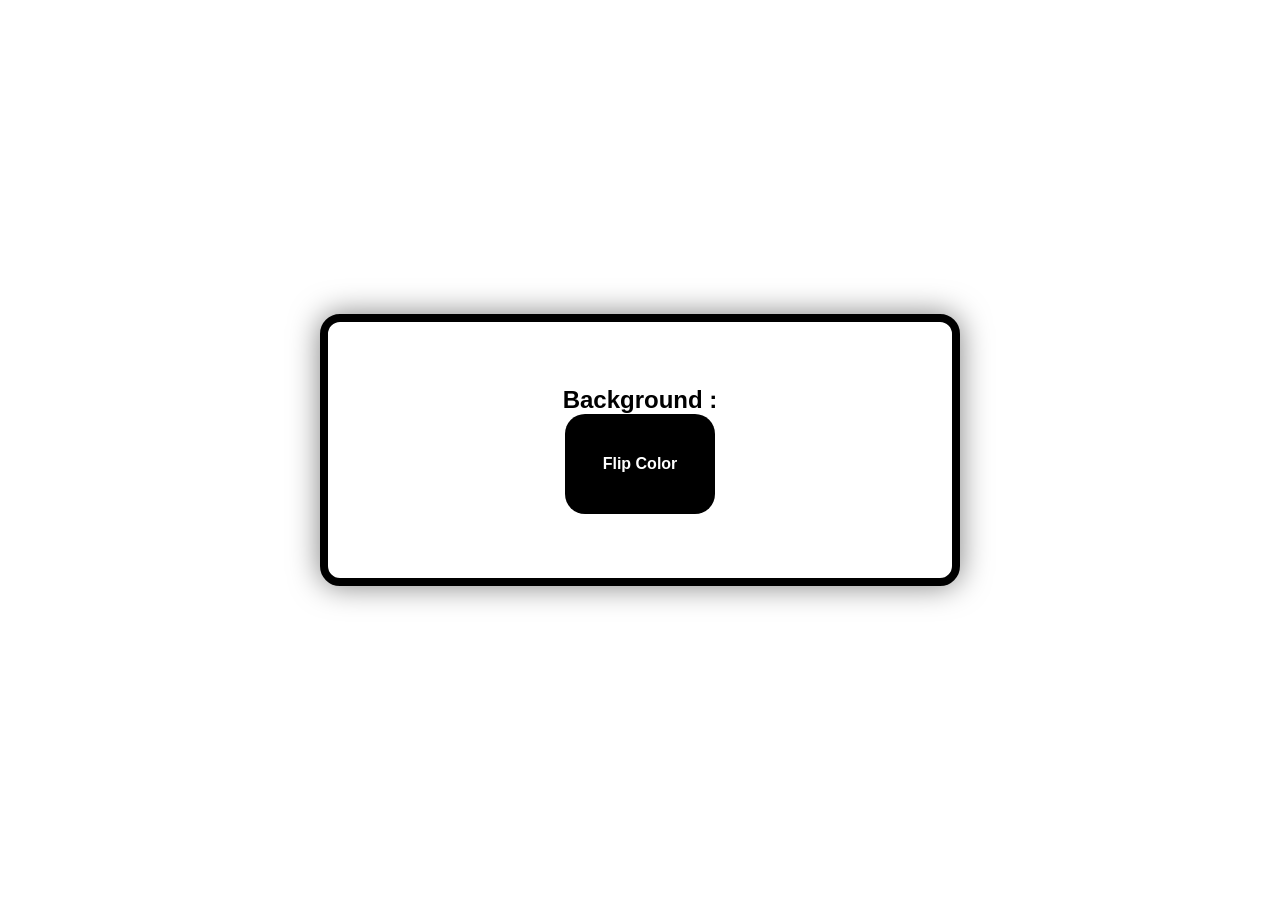
<file: color-flipper/index.html>
<!doctype html>
<html lang="en">
  <head>
    <meta charset="UTF-8" />
    <meta name="viewport" content="width=device-width, initial-scale=1.0" />
    <title>Color Flipper</title>
    <link rel="stylesheet" href="style.css" />
  </head>
  <body>
    <section id="colour-display">
      <h1>Background : <span id="current-colour"></span></h1>
      <button id="new-color-btn">Flip Color</button>
    </section>
    <script src="script.js"></script>
  </body>
</html>
</file>
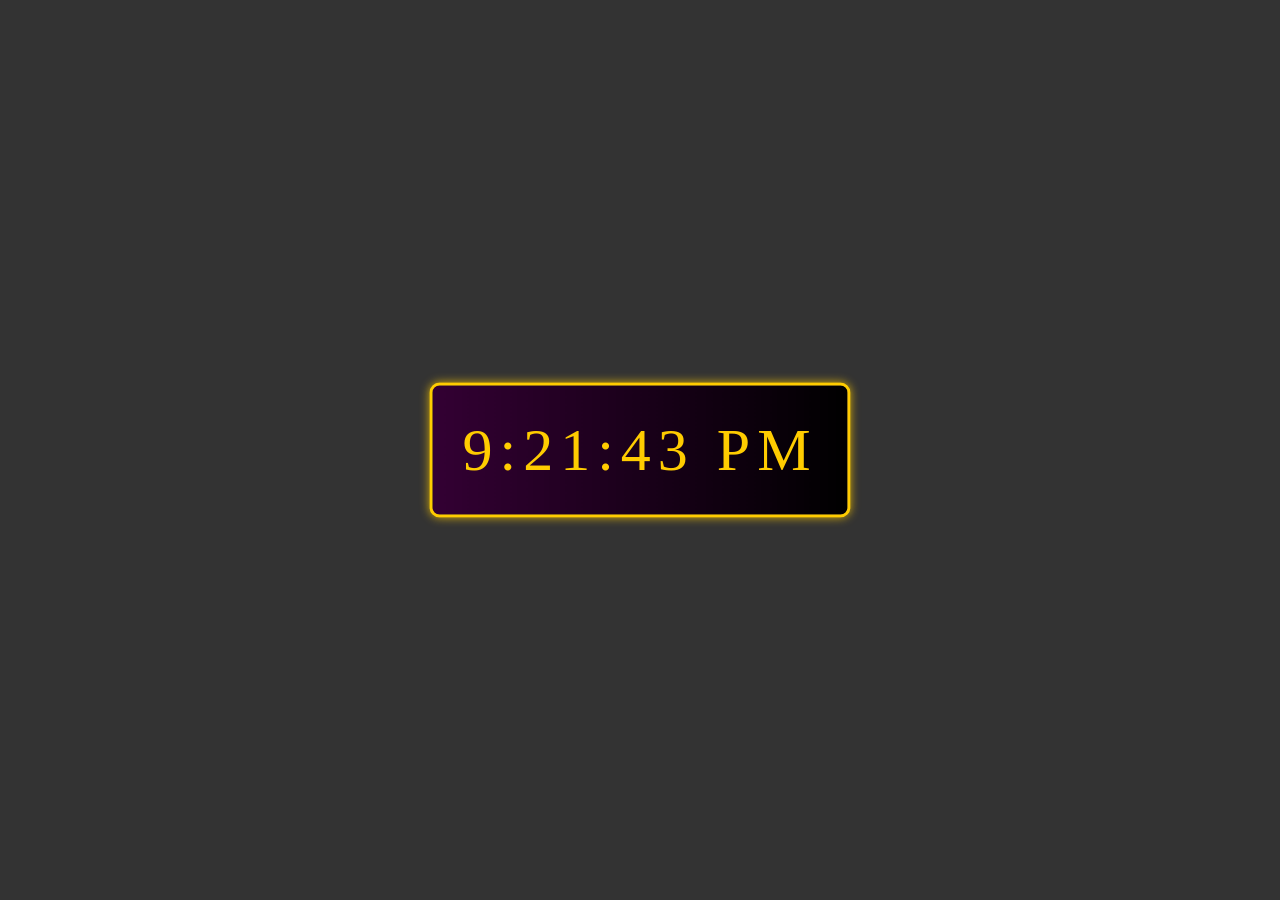
<file: digital-clock/index.html>
<!doctype html>
<html lang="en">
  <head>
    <meta charset="UTF-8" />
    <meta name="viewport" content="width=device-width, initial-scale=1.0" />
    <title>Digital Clock</title>
    <link rel="stylesheet" href="style.css" />
  </head>
  <body>
    <div id="clock"></div>
    <script src="script.js"></script>
  </body>
</html>
</file>
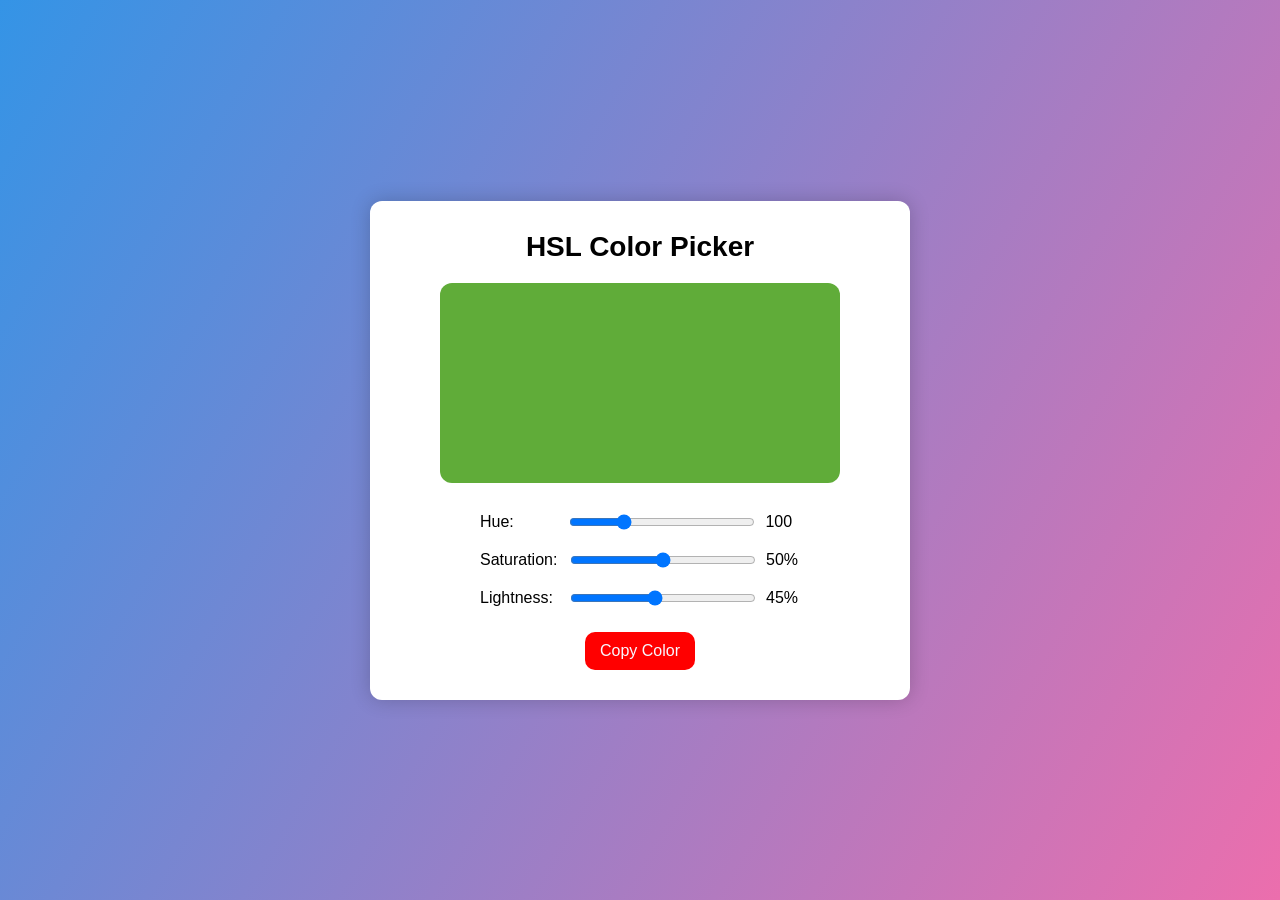
<file: hsl-color-picker/index.html>
<!doctype html>
<html lang="en">
  <head>
    <meta charset="UTF-8" />
    <meta name="viewport" content="width=device-width, initial-scale=1.0" />
    <title>HSL Color Generator</title>
    <link rel="stylesheet" href="style.css" />
  </head>
  <body>
    <div class="container">
      <h1>HSL Color Picker</h1>
      <div class="color-display"></div>

      <div class="controls">
        <div class="control">
          <label for="hue">Hue: </label>
          <div class="slider-container">
            <input type="range" id="hue" min="0" max="360" value="100" />
            <span id="hueValue">180</span>
          </div>
        </div>

        <div class="control">
          <label for="saturation">Saturation: </label>
          <div class="slider-container">
            <input type="range" id="saturation" min="0" max="100" value="50" />
            <span id="saturationValue">50%</span>
          </div>
        </div>

        <div class="control">
          <label for="lightness">Lightness: </label>
          <div class="slider-container">
            <input type="range" id="lightness" min="0" max="100" value="45" />
            <span id="lightnessValue">45%</span>
          </div>
        </div>

        <button id="copyButton">Copy Color</button>
      </div>
    </div>

    <script src="script.js"></script>
  </body>
</html>
</file>
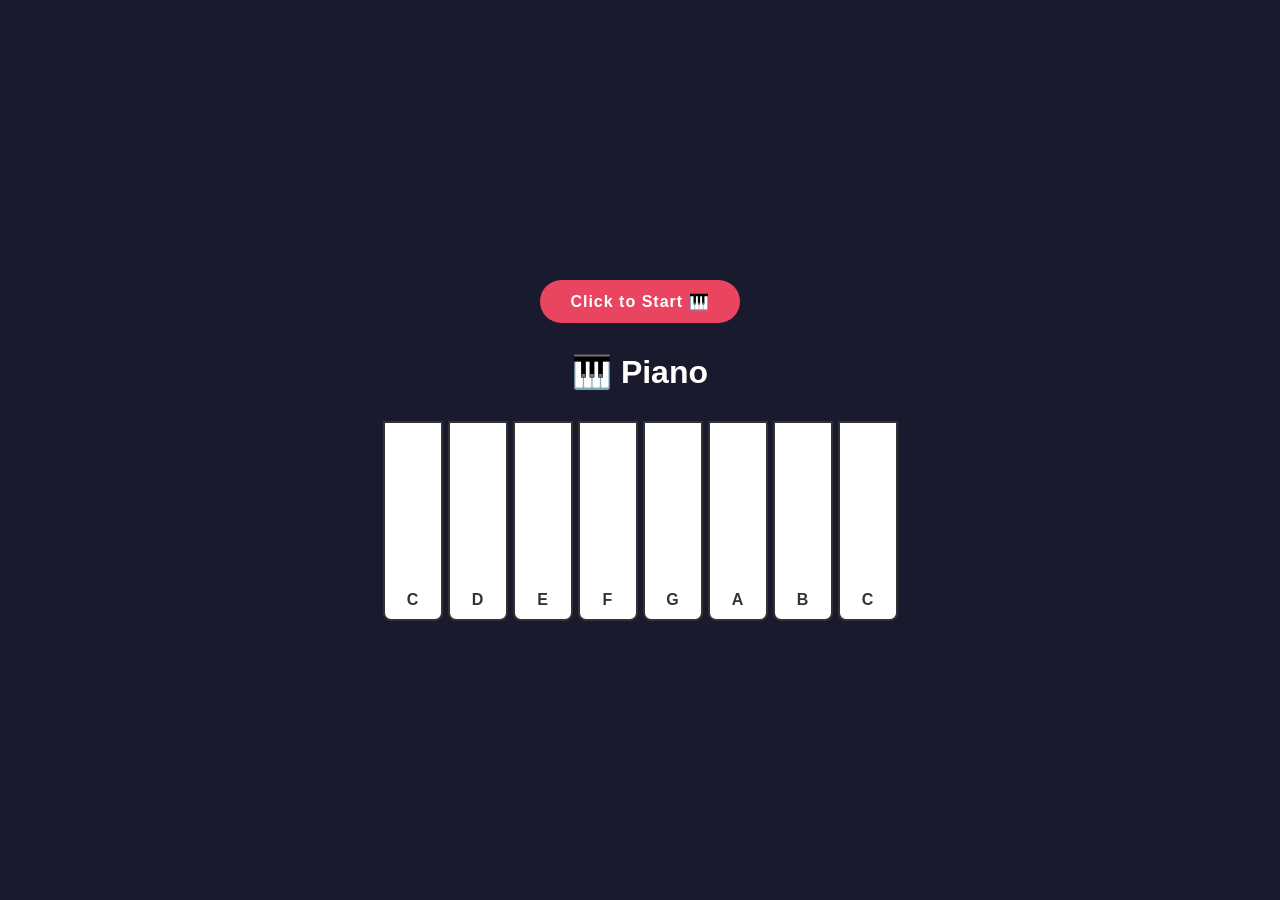
<file: piano-application/index.html>
<!doctype html>
<html lang="en">
  <head>
    <meta charset="UTF-8" />
    <meta name="viewport" content="width=device-width, initial-scale=1.0" />
    <title>Piano App</title>
    <link rel="stylesheet" href="style.css" />
  </head>
  <body>
    <div class="container">
      <button onclick="audioContext.resume()" id="startBtn">
        Click to Start 🎹
      </button>
      <h1>🎹 Piano</h1>
      <div class="piano">
        <div class="key" data-note="C" onmouseover="playNote(261.63, this)">
          C
        </div>
        <div class="key" data-note="D" onmouseover="playNote(293.66, this)">
          D
        </div>
        <div class="key" data-note="E" onmouseover="playNote(329.63, this)">
          E
        </div>
        <div class="key" data-note="F" onmouseover="playNote(349.23, this)">
          F
        </div>
        <div class="key" data-note="G" onmouseover="playNote(392.0, this)">
          G
        </div>
        <div class="key" data-note="A" onmouseover="playNote(440.0, this)">
          A
        </div>
        <div class="key" data-note="B" onmouseover="playNote(493.88, this)">
          B
        </div>
        <div class="key" data-note="C2" onmouseover="playNote(523.25, this)">
          C
        </div>
      </div>
    </div>
    <script src="app.js"></script>
  </body>
</html>
</file>
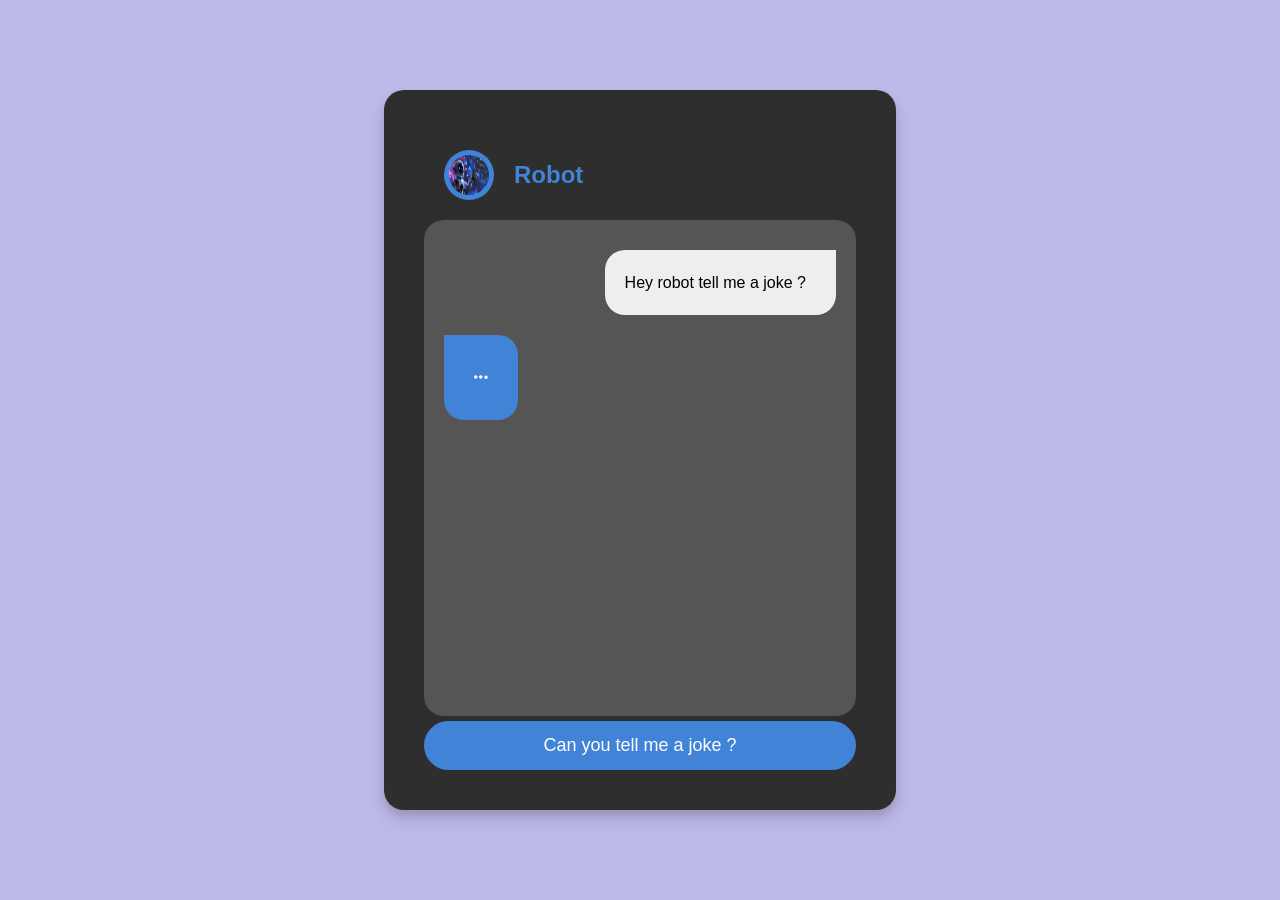
<file: robot-joke-generator/index.html>
<!doctype html>
<html lang="en">
  <head>
    <meta charset="UTF-8" />
    <meta name="viewport" content="width=device-width, initial-scale=1.0" />
    <title>Robot jokes Generator</title>
    <link rel="stylesheet" href="style.css" />
    <link
      rel="stylesheet"
      href="https://cdnjs.cloudflare.com/ajax/libs/font-awesome/6.5.0/css/all.min.css"
    />
  </head>
  <body>
    <div class="container">
      <div class="header">
        <img src="robot image.jpg" alt="robot image" class="avatar" />
        <h3>Robot</h3>
      </div>
      <div id="_chat" class="chat"></div>
      <button id="joke-btn" class="btn">Can you tell me a joke ?</button>
    </div>
    <script src="app.js"></script>
  </body>
</html>
</file>
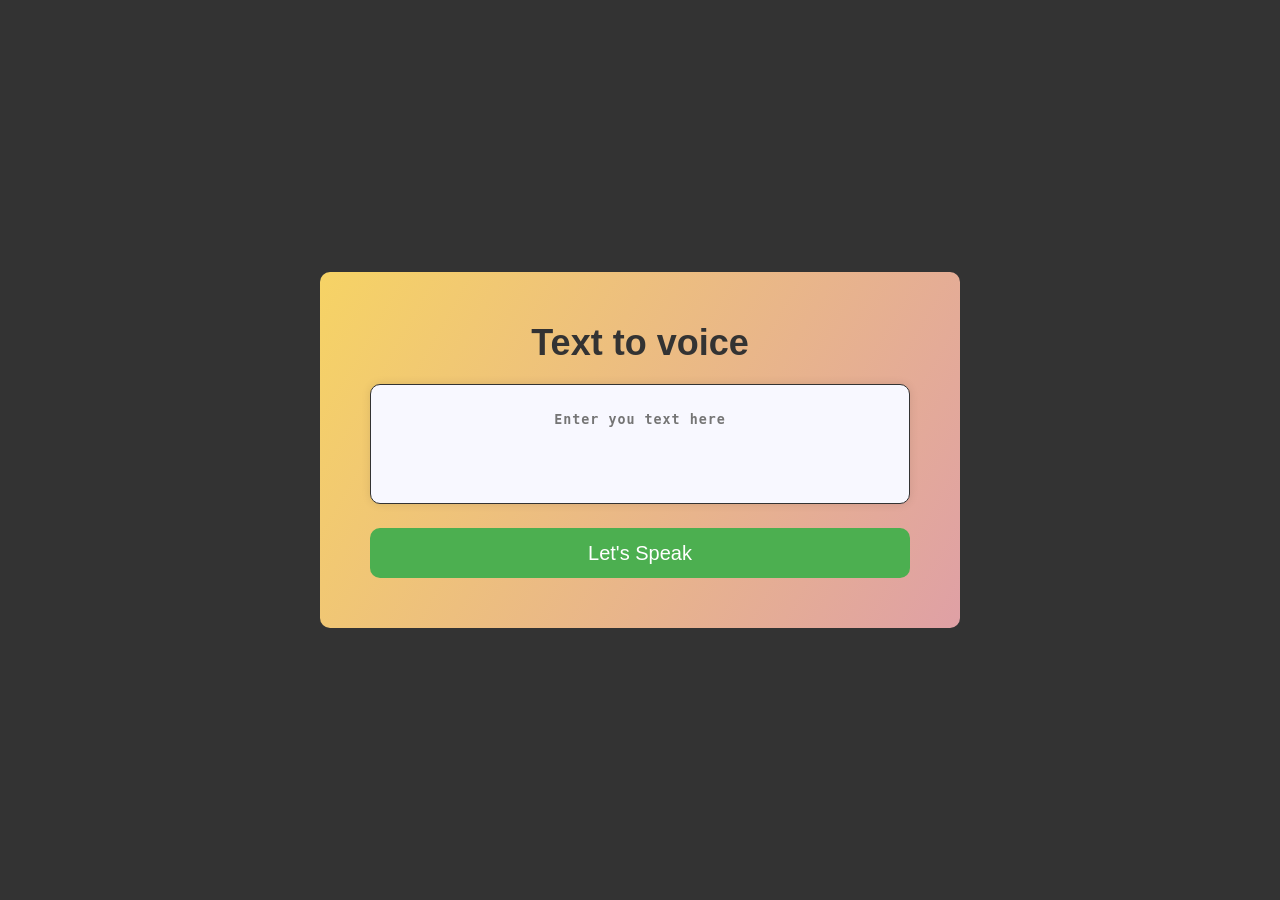
<file: text-to-voice/index.html>
<!doctype html>
<html lang="en">
  <head>
    <meta charset="UTF-8" />
    <meta name="viewport" content="width=device-width, initial-scale=1.0" />
    <title>Text To Voice</title>
    <link rel="stylesheet" href="style.css" />
  </head>
  <body>
    <div class="container">
      <h1>Text to voice</h1>

      <textarea
        rows="6"
        class="text"
        placeholder="Enter you text here"
      ></textarea>
      <button type="button" onclick="textToAudio()">Let's Speak</button>
    </div>
    <script src="app.js"></script>
  </body>
</html>
</file>
<file: color-flipper/style.css>
* {
  margin: 0;
  padding: 0;
  box-sizing: border-box;
}
body {
  transition: background-color 0.5s;
  min-height: 100vh;
  display: flex;
  align-items: center;
  justify-content: center;
}

section#colour-display {
  font-family: sans-serif;
  width: 50%;
  background-color: White;
  box-shadow: 0 0 30px rgba(0, 0, 0, 0.5);
  padding: 4rem;
  border-radius: 20px;
  text-align: center;
  border: 8px solid black;
}

section#colour-display:hover {
  border-color: darkgray;
}

section#colour-display h1 {
  font-weight: 900;
}

section#colour-display #new-color-btn {
  width: 150px;
  height: 100px;
  background-color: black;
  color: white;
  font-weight: 900;
  padding: 1rem;
  border: none;
  font-size: 1rem;
  cursor: pointer;
  border-radius: 20px;
}

section#colour-display #new-color-btn:hover {
  background-color: darkgray;
}
</file>
<file: digital-clock/style.css>
* {
  margin: 0;
  padding: 0;
  box-sizing: border-box;
  font-family: cursive;
  background-color: #333;
}

#clock {
  position: absolute;
  top: 50%;
  left: 50%;
  transform: translate(-50%, -50%);
  padding: 30px;
  font-size: 60px;
  letter-spacing: 7px;
  background: linear-gradient(to right, #330033, #000000);
  color: #ffcc00;
  border: 3px solid #ffcc00;
  box-shadow: 0 0 10px rgba(255, 204, 0, 0.8);
  text-shadow: 2px 2px 4px rgab(0, 0, 0, 0.2);
  border-radius: 10px;
}
</file>
<file: hsl-color-picker/style.css>
* {
  margin: 0;
  padding: 0;
  box-sizing: border-box;
}

body {
  font-family: sans-serif;
  background: linear-gradient(120deg, #3494e6, #ec6ead);
  display: flex;
  align-items: center;
  justify-content: center;
  height: 100vh;
}

.container {
  background-color: #fff;
  box-shadow: 0 0 20px rgba(0, 0, 0, 0.2);
  border-radius: 12px;
  overflow: hidden;
  text-align: center;
  padding: 30px;
  width: auto;
}

h1 {
  font-size: 28px;
  margin-bottom: 20px;
}

.color-display {
  width: 400px;
  height: 200px;
  margin: 20px auto;
  border-radius: 12px;
  transform: background-color 0.3s ease-in-out;
}

.controls {
  display: flex;
  flex-direction: column;
  align-items: center;
}
.control {
  display: flex;
  align-items: center;
  margin: 10px 0px 10px 80px;
  width: 400px;
}

.slider-container {
  display: flex;
  align-items: center;
  width: 80%;
  margin-left: 40px;
}

label {
  width: 50px;
  font-width: bold;
  text-align: left;
}

input {
  width: 60%;
  margin-right: 10px;
}
#copyButton {
  background-color: red;
  color: ghostwhite;
  border: none;
  border-radius: 10px;
  transition: all;
  padding: 10px 15px;
  cursor: pointer;
  font-size: 16px;
  margin-top: 15px;
}
</file>
<file: piano-application/style.css>
* {
  margin: 0;
  padding: 0;
  box-sizing: border-box;
}

body {
  background-color: #1a1a2e;
  display: flex;
  justify-content: center;
  align-items: center;
  height: 100vh;
  font-family: Arial, sans-serif;
}

.container {
  text-align: center;
}

h1 {
  color: white;
  font-size: 2rem;
  margin-bottom: 30px;
}

.piano {
  display: flex;
  gap: 5px;
}

.key {
  width: 60px;
  height: 200px;
  background-color: white;
  border: 2px solid #333;
  border-radius: 0 0 8px 8px;
  display: flex;
  align-items: flex-end;
  justify-content: center;
  padding-bottom: 10px;
  font-size: 1rem;
  font-weight: bold;
  color: #333;
  cursor: pointer;
  transition: background-color 0.1s;
}

.key:active {
  background-color: #e0e0e0;
  transform: scaleY(0.97);
}

.key.pressed {
  background-color: #e0e0e0;
  transform: scaleY(0.97);
}

#startBtn {
  background-color: #e94560;
  color: white;
  border: none;
  padding: 12px 30px;
  font-size: 1rem;
  font-weight: bold;
  border-radius: 25px;
  cursor: pointer;
  margin-bottom: 30px;
  letter-spacing: 1px;
  transition: all 0.3s;
}

#startBtn:hover {
  background-color: #c73652;
  transform: scale(1.05);
}

#startBtn:active {
  transform: scale(0.98);
}
</file>
<file: robot-joke-generator/style.css>
* {
  margin: 0;
  padding: 0;
  box-sizing: border-box;
}

:root {
  --accent-color: #4183d7;
  --background-color: linear-gradient(
    135deg,
    #ff8cba,
    #bdb9e8 0%,
    #bdb9e8 100%
  );
  --light-background: #333;
  --text-color: #f8f8f8;
  --chatbox-color: #555;
}

body {
  font-family: sans-serif;
  background: var(--background-color);
  display: flex;
  align-items: center;
  justify-content: center;
  height: 100vh;
  margin: 0;
  color: var(--text-color);
}

.container {
  display: flex;
  flex-direction: column;
  background-color: #2e2e2e;
  border-radius: 20px;
  box-shadow:
    0 10px 20px rgba(0, 0, 0, 0.1),
    0 6px 6px rgba(0, 0, 0, 0.1);
  height: 80vh;
  width: 40vw;
  max-height: 80%;
  margin: 20px;
  padding: 40px;
  animation: fadeIn 0.5s ease;
}

@keyframes fadeIn {
  from {
    opacity: 0;
  }
  to {
    opacity: 1;
  }
}

.header {
  display: flex;
  align-items: center;
  margin: 20px;
  color: var(--accent-color);
}

.header .avatar {
  background-color: var(--accent-color);
  align-self: center;
  padding: 5px;
  width: 50px;
  height: 50px;
  border-radius: 50%;
  animation: pulseAvatar 1.5s infinite;
}

@keyframes pulseAvatar {
  0%,
  100% {
    transform: scale(1);
  }
  50% {
    transform: scale(1.1);
  }
}

.header h3 {
  margin-left: 20px;
  margin-right: auto;
  font-size: 24px;
  color: var(--accent-color);
}

.chat {
  background-color: var(--chatbox-color);
  height: 100%;
  padding: 10px;
  border-radius: 20px;
  overflow-y: auto;
}

.message {
  font-size: 16px;
  line-height: 25px;
  width: fit-content;
  max-width: 450px;
  margin: 20px 10px;
  padding: 20px;
  border-radius: 20px;
}

.message.joke {
  background-color: var(--accent-color);
  color: #fff;
  border-top-left-radius: 0;
  padding: 30px;
}

.message.response {
  background-color: #eee;
  border-top-right-radius: 0px;
  margin-left: auto;
  padding-right: 30px;
  color: #000;
}

.btn {
  background-color: var(--accent-color);
  color: #fff;
  font-family: inherit;
  border: 0;
  border-radius: 30px;
  padding: 14px 40px;
  font-size: 18px;
  margin-top: 5px;
  cursor: pointer;
  transition:
    transform 0.2s ease,
    background-color 0.2s ease;
}

.btn:hover {
  background-color: blue;
}
</file>
<file: text-to-voice/style.css>
* {
  margin: 0;
  padding: 0;
  box-sizing: border-box;
}

body {
  font-family: sans-serif;
  background-color: #333;
}

.container {
  width: 50%;
  margin: 0 auto;
  position: absolute;
  top: 50%;
  left: 50%;
  transform: translate(-50%, -50%);
  padding: 50px;
  background: linear-gradient(120deg, #f6d365, #dfa0a5);
  border-radius: 10px;
  overflow: hidden;
}

.container h1 {
  text-align: center;
  font-size: 36px;
  margin-bottom: 20px;
  color: #333;
}

.container .text {
  width: 100%;
  height: 120px;
  text-align: center;
  margin-bottom: 20px;
  font-weight: 700;
  line-height: 30px;
  letter-spacing: 1px;
  border-radius: 10px;
  box-shadow: 0 0 10px rgba(0, 0, 0, 0.1);
  padding: 20px;
  border: 1px solid #333;
  background-color: ghostwhite;
  resize: none;
}

.container button {
  width: 100%;
  height: 50px;
  border: none;
  border-radius: 10px;
  background-color: #4caf50;
  color: white;
  font-width: 700;
  cursor: pointer;
  font-size: 20px;
  transition: background-color 0.3s ease-in-out;
}
.container button:hover {
  background-color: #45a049;
}
</file>
